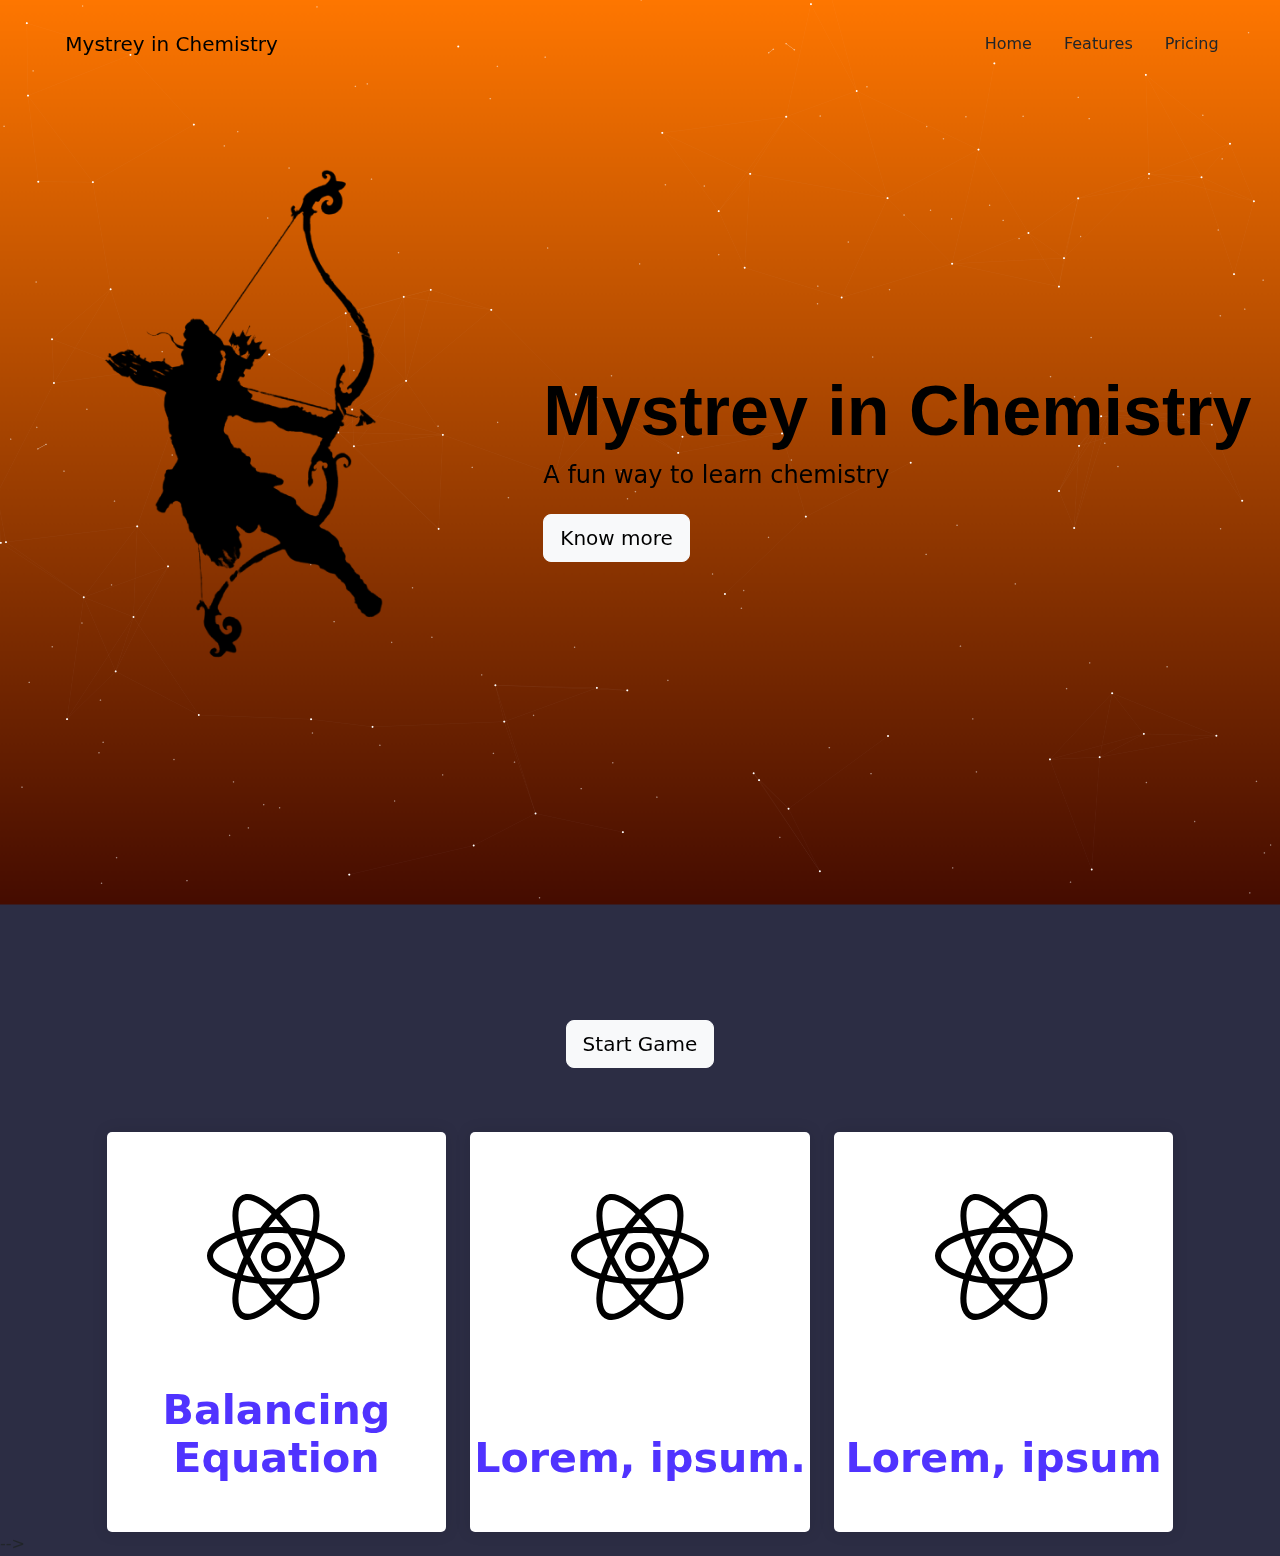
<file: index.html>
<!DOCTYPE html>
<html lang="en">

<head>
    <meta charset="UTF-8">
    <meta http-equiv="X-UA-Compatible" content="IE=edge">
    <meta name="viewport" content="width=device-width, initial-scale=1.0">
    <title>Document</title>
    <link rel="stylesheet" href="https://cdn.jsdelivr.net/npm/bootstrap@5.2.0/dist/css/bootstrap.min.css">
    <link rel="stylesheet" href="./style.css">
    <link href="http://fonts.cdnfonts.com/css/samarkan" rel="stylesheet">
                
</head>

<body>

    <div class="BG">
        <div id="particles-background" class="vertical-centered-box"></div>
        <div id="particles-foreground" class="vertical-centered-box"></div>
        <nav class="col-11 ms-auto me-auto navbar navbar-expand-lg navbar-dark mt-lg-3">
            <div class="container-fluid">
                <a class="navbar-brand text-black" href="#">Mystrey in Chemistry</a>
                <button class="navbar-toggler" type="button" data-bs-toggle="collapse" data-bs-target="#navbarNav"
                    aria-controls="navbarNav" aria-expanded="false" aria-label="Toggle navigation">
                    <span class="navbar-toggler-icon"></span>
                </button>
            </div>
            <div class="collapse navbar-collapse" id="navbarNav">
                <ul class="navbar-nav">
                    <li class="ms-lg-3 nav-item">
                        <a class="nav-link link-dark" aria-current="page" href="#">Home</a>
                    </li>
                    <li class="ms-lg-3 nav-item">
                        <a class="nav-link link-dark" href="#">Features</a>
                    </li>
                    <li class="ms-lg-3 nav-item">
                        <a class="nav-link link-dark" href="#">Pricing</a>
                    </li>
                </ul>
            </div>
        </nav>

        <div class="Hero">
            <div class="row">
                <div class="col-md-5 text-center">
                    <img src="./Untitled design-11.svg" class="w-100 ms-auto text-center me-auto" alt="" srcset="">
                </div>

                <div class="col-md-7 introText text-black text-center text-md-start">
                    <h1 class="fw-bold">Mystrey in Chemistry</h1>
                    <h4>A fun way to learn chemistry</h4>
                    <a href="#" class="btn btn-light btn-lg mt-3">Know more</a>

                </div>

            </div>
        </div>




        <div class="Page"> </div>

        <div class="Dashboard text-center ms-auto me-auto">
            <a href="#" class="btn btn-light btn-lg mt-5 mb-5">Start Game</a>
        </div>

        <div id="services" class="col-11 col-lg-10 ms-auto me-auto">
            <div class="Services">
                <div class="row">

                    <div class="col-md-4 mt-3">
                        <div class="card">
                            <div class="content">
                                <div class="front">
                                    <div class="Svg">
                                        <svg fill="#000000" xmlns="http://www.w3.org/2000/svg" viewBox="0 0 50 50"
                                            width="150px" height="150px">
                                            <path
                                                d="M 34.554688 3.984375 C 33.775003 3.9581582 32.958884 4.0940926 32.140625 4.359375 C 30.504109 4.889941 28.789203 5.9238848 27.029297 7.3554688 C 26.339589 7.9165071 25.643623 8.5578288 24.945312 9.2382812 C 24.262398 8.5751039 23.580733 7.9490442 22.90625 7.4003906 C 21.147758 5.9699557 19.4375 4.9375672 17.804688 4.4082031 C 16.171878 3.8788386 14.547223 3.8624356 13.212891 4.6328125 C 11.878558 5.4031893 11.080619 6.8173558 10.722656 8.4960938 C 10.364693 10.174832 10.402173 12.173992 10.761719 14.412109 C 10.886606 15.189511 11.066671 16.005078 11.269531 16.835938 C 10.507095 17.067004 9.7666767 17.309955 9.0800781 17.578125 C 7.0079817 18.387438 5.2934468 19.355663 4.0449219 20.507812 C 2.7963969 21.659962 1.9902344 23.058304 1.9902344 24.59375 C 1.9902344 26.129196 2.7963969 27.525585 4.0449219 28.677734 C 5.2934468 29.829884 7.0079817 30.800062 9.0800781 31.609375 C 9.8142516 31.896126 10.609118 32.154326 11.429688 32.398438 C 11.134531 33.501278 10.895394 34.571467 10.732422 35.585938 C 10.372587 37.825853 10.334588 39.825265 10.693359 41.507812 C 11.052134 43.19036 11.850478 44.612534 13.191406 45.386719 C 14.532336 46.160905 16.164264 46.141894 17.800781 45.611328 C 19.437297 45.080762 21.15025 44.048772 22.910156 42.617188 C 23.593512 42.061316 24.284757 41.427206 24.976562 40.753906 C 25.671663 41.430886 26.366333 42.068604 27.052734 42.626953 C 28.811227 44.057387 30.523438 45.089776 32.15625 45.619141 C 33.789061 46.148505 35.411762 46.164908 36.746094 45.394531 C 38.080426 44.624154 38.878366 43.209988 39.236328 41.53125 C 39.59429 39.852512 39.554857 37.85335 39.195312 35.615234 C 39.031899 34.598012 38.792614 33.526227 38.496094 32.419922 C 39.343769 32.169866 40.163744 31.904721 40.919922 31.609375 C 42.992018 30.800062 44.706553 29.829884 45.955078 28.677734 C 47.203603 27.525585 48.009766 26.129196 48.009766 24.59375 C 48.009766 23.058304 47.203603 21.659963 45.955078 20.507812 C 44.706553 19.355663 42.992018 18.387438 40.919922 17.578125 C 40.22347 17.306107 39.471688 17.059992 38.697266 16.826172 C 38.901775 15.990221 39.083345 15.168805 39.208984 14.386719 C 39.568819 12.146804 39.606825 10.145439 39.248047 8.4628906 C 38.889279 6.7803434 38.088976 5.3601244 36.748047 4.5859375 C 36.077582 4.1988452 35.334372 4.0105918 34.554688 3.984375 z M 34.462891 6.0195312 C 34.952154 6.03291 35.369535 6.1493386 35.726562 6.3554688 C 36.440618 6.7677287 36.968419 7.5700924 37.25 8.890625 C 37.531581 10.211156 37.521848 11.99533 37.189453 14.064453 C 37.075647 14.772878 36.910402 15.52369 36.722656 16.292969 C 34.677708 15.800829 32.436969 15.435424 30.048828 15.220703 C 28.849094 13.558465 27.615953 12.046374 26.373047 10.703125 C 27.030182 10.061662 27.683063 9.4617259 28.320312 8.9433594 C 29.946026 7.6209332 31.485126 6.7210962 32.769531 6.3046875 C 33.411734 6.0964824 33.973627 6.0061525 34.462891 6.0195312 z M 15.486328 6.0253906 C 15.978419 6.0116533 16.541491 6.1017415 17.185547 6.3105469 C 18.473657 6.7281576 20.015451 7.6275969 21.642578 8.9511719 C 22.266889 9.4590141 22.905452 10.045872 23.548828 10.671875 C 22.296955 12.025781 21.055175 13.553705 19.847656 15.230469 C 17.468002 15.449155 15.235261 15.818024 13.199219 16.3125 C 13.012686 15.546898 12.84964 14.799095 12.736328 14.09375 C 12.403642 12.02283 12.39534 10.236451 12.677734 8.9121094 C 12.960128 7.5877677 13.492238 6.7813032 14.212891 6.3652344 C 14.573216 6.1572002 14.994237 6.0391279 15.486328 6.0253906 z M 24.976562 12.142578 C 25.791064 13.028975 26.606064 13.9993 27.414062 15.042969 C 26.620033 15.009861 25.816288 14.990234 25 14.990234 C 24.167457 14.990234 23.34841 15.010498 22.539062 15.044922 C 23.347352 14.000306 24.16175 13.029737 24.976562 12.142578 z M 25 17.009766 C 26.359894 17.009766 27.685348 17.065647 28.974609 17.160156 C 29.86173 18.434311 30.728648 19.786055 31.554688 21.216797 C 32.280504 22.473948 32.937328 23.729163 33.535156 24.96875 C 32.931017 26.224782 32.263184 27.496972 31.527344 28.771484 C 30.879609 29.893393 30.20319 30.958949 29.515625 31.986328 C 28.059313 32.10805 26.550303 32.175781 25 32.175781 C 23.412375 32.175781 21.869462 32.104031 20.380859 31.976562 C 19.704742 30.963955 19.039735 29.912587 18.402344 28.808594 C 17.668186 27.536996 17.003577 26.269079 16.400391 25.015625 C 17.006106 23.755092 17.673701 22.47818 18.412109 21.199219 C 19.233818 19.775977 20.098207 18.432055 20.980469 17.164062 C 22.283609 17.067424 23.62445 17.009766 25 17.009766 z M 31.550781 17.410156 C 33.198531 17.615819 34.745652 17.90154 36.185547 18.244141 C 35.758129 19.645287 35.231654 21.108808 34.59375 22.619141 C 34.179567 21.820719 33.750599 21.019585 33.287109 20.216797 C 32.725727 19.244455 32.142026 18.315962 31.550781 17.410156 z M 18.34375 17.425781 C 17.764654 18.315097 17.194836 19.224578 16.644531 20.177734 C 16.175094 20.990823 15.737221 21.802736 15.318359 22.611328 C 14.68596 21.110075 14.162654 19.654877 13.738281 18.261719 C 15.168002 17.918363 16.706766 17.633813 18.34375 17.425781 z M 38.164062 18.775391 C 38.872944 18.989877 39.557566 19.21371 40.185547 19.458984 C 42.0957 20.205046 43.60665 21.088493 44.585938 21.992188 C 45.565224 22.895882 45.990234 23.757696 45.990234 24.59375 C 45.990234 25.429804 45.565225 26.291619 44.585938 27.195312 C 43.60665 28.099007 42.0957 28.982454 40.185547 29.728516 C 39.487698 30.001079 38.72096 30.248243 37.923828 30.482422 C 37.355199 28.723643 36.629408 26.888772 35.765625 25.015625 C 36.758785 22.865083 37.561088 20.768289 38.164062 18.775391 z M 11.802734 18.785156 C 12.398795 20.758095 13.190852 22.834207 14.169922 24.962891 C 13.30047 26.846955 12.571087 28.692254 12 30.460938 C 11.23096 30.232919 10.490212 29.992451 9.8144531 29.728516 C 7.9042995 28.982454 6.39335 28.099007 5.4140625 27.195312 C 4.434775 26.291618 4.0097656 25.429804 4.0097656 24.59375 C 4.0097656 23.757696 4.434775 22.895882 5.4140625 21.992188 C 6.39335 21.088493 7.9042995 20.205046 9.8144531 19.458984 C 10.432774 19.217483 11.105915 18.996837 11.802734 18.785156 z M 25 20 C 22.250421 20 20 22.250421 20 25 C 20 27.749579 22.250421 30 25 30 C 27.749579 30 30 27.749579 30 25 C 30 22.250421 27.749579 20 25 20 z M 25 22 C 26.668699 22 28 23.331301 28 25 C 28 26.668699 26.668699 28 25 28 C 23.331301 28 22 26.668699 22 25 C 22 23.331301 23.331301 22 25 22 z M 34.619141 27.363281 C 35.143596 28.604493 35.599462 29.819048 35.982422 30.990234 C 34.779808 31.269089 33.499292 31.504052 32.152344 31.689453 C 32.540071 31.070779 32.922982 30.44057 33.296875 29.792969 C 33.765554 28.981192 34.200846 28.17048 34.619141 27.363281 z M 15.341797 27.365234 C 15.762305 28.177437 16.200272 28.991753 16.671875 29.808594 C 17.041066 30.448052 17.418053 31.072363 17.800781 31.683594 C 16.457817 31.497372 15.181231 31.261605 13.982422 30.982422 C 14.363652 29.81481 14.819744 28.602796 15.341797 27.365234 z M 13.40625 32.923828 C 15.216074 33.352568 17.177716 33.681912 19.257812 33.896484 C 20.646655 35.905245 22.092677 37.70929 23.548828 39.287109 C 22.897813 39.921859 22.252566 40.517583 21.621094 41.03125 C 19.99538 42.353677 18.454326 43.251559 17.169922 43.667969 C 15.885516 44.084378 14.926946 44.029446 14.212891 43.617188 C 13.498835 43.204927 12.972987 42.402563 12.691406 41.082031 C 12.409825 39.761499 12.417606 37.979279 12.75 35.910156 C 12.900793 34.971492 13.12615 33.966374 13.40625 32.923828 z M 36.560547 32.931641 C 36.842786 33.979991 37.069087 34.989811 37.220703 35.933594 C 37.553389 38.004513 37.56169 39.788939 37.279297 41.113281 C 36.996903 42.437623 36.466746 43.24604 35.746094 43.662109 C 35.025442 44.078178 34.059594 44.13441 32.771484 43.716797 C 31.483374 43.299186 29.941578 42.397794 28.314453 41.074219 C 27.678439 40.556858 27.028726 39.958258 26.373047 39.318359 C 27.838664 37.73459 29.295467 35.920758 30.693359 33.900391 C 32.778701 33.687251 34.745791 33.359875 36.560547 32.931641 z M 21.867188 34.101562 C 22.893951 34.157518 23.934244 34.195312 25 34.195312 C 26.030504 34.195312 27.037063 34.159787 28.03125 34.107422 C 27.014961 35.478593 25.979034 36.725149 24.947266 37.847656 C 23.916125 36.722751 22.882145 35.473968 21.867188 34.101562 z" />
                                        </svg>

                                    </div>
                                    <div class="card-title">
                                        Balancing Equation
                                    </div>
                                </div>
                                <div class="back">
                                    <p>Lorem ipsum dolor sit amet consectetur, adipisicing elit. Blanditiis itaque ut,
                                        illum nobis tempore laudantium, aliquid hic voluptatibus quae cumque amet magni
                                        quos facilis expedita quas optio laborum quod ducimus similique mollitia
                                        architecto error obcaecati officia. Quaerat, culpa distinctio iste molestias
                                        minima ut, error obcaecati perferendis iusto libero repellendus odit
                                        exercitationem, eveniet voluptatem soluta perspiciatis voluptatum ea asperiores!
                                        Enim, veniam!</p>


                                    <div>
                                        <a href="#contact" class="Button btn btn-primary">Read more.</a>
                                    </div>
                                </div>
                            </div>
                        </div>
                    </div>
                    <div class="col-md-4 mt-3">
                        <div class="card">
                            <div class="content">
                                <div class="front">
                                    <div class="Svg">
                                        <svg fill="#000000" xmlns="http://www.w3.org/2000/svg" viewBox="0 0 50 50"
                                            width="150px" height="150px">
                                            <path
                                                d="M 34.554688 3.984375 C 33.775003 3.9581582 32.958884 4.0940926 32.140625 4.359375 C 30.504109 4.889941 28.789203 5.9238848 27.029297 7.3554688 C 26.339589 7.9165071 25.643623 8.5578288 24.945312 9.2382812 C 24.262398 8.5751039 23.580733 7.9490442 22.90625 7.4003906 C 21.147758 5.9699557 19.4375 4.9375672 17.804688 4.4082031 C 16.171878 3.8788386 14.547223 3.8624356 13.212891 4.6328125 C 11.878558 5.4031893 11.080619 6.8173558 10.722656 8.4960938 C 10.364693 10.174832 10.402173 12.173992 10.761719 14.412109 C 10.886606 15.189511 11.066671 16.005078 11.269531 16.835938 C 10.507095 17.067004 9.7666767 17.309955 9.0800781 17.578125 C 7.0079817 18.387438 5.2934468 19.355663 4.0449219 20.507812 C 2.7963969 21.659962 1.9902344 23.058304 1.9902344 24.59375 C 1.9902344 26.129196 2.7963969 27.525585 4.0449219 28.677734 C 5.2934468 29.829884 7.0079817 30.800062 9.0800781 31.609375 C 9.8142516 31.896126 10.609118 32.154326 11.429688 32.398438 C 11.134531 33.501278 10.895394 34.571467 10.732422 35.585938 C 10.372587 37.825853 10.334588 39.825265 10.693359 41.507812 C 11.052134 43.19036 11.850478 44.612534 13.191406 45.386719 C 14.532336 46.160905 16.164264 46.141894 17.800781 45.611328 C 19.437297 45.080762 21.15025 44.048772 22.910156 42.617188 C 23.593512 42.061316 24.284757 41.427206 24.976562 40.753906 C 25.671663 41.430886 26.366333 42.068604 27.052734 42.626953 C 28.811227 44.057387 30.523438 45.089776 32.15625 45.619141 C 33.789061 46.148505 35.411762 46.164908 36.746094 45.394531 C 38.080426 44.624154 38.878366 43.209988 39.236328 41.53125 C 39.59429 39.852512 39.554857 37.85335 39.195312 35.615234 C 39.031899 34.598012 38.792614 33.526227 38.496094 32.419922 C 39.343769 32.169866 40.163744 31.904721 40.919922 31.609375 C 42.992018 30.800062 44.706553 29.829884 45.955078 28.677734 C 47.203603 27.525585 48.009766 26.129196 48.009766 24.59375 C 48.009766 23.058304 47.203603 21.659963 45.955078 20.507812 C 44.706553 19.355663 42.992018 18.387438 40.919922 17.578125 C 40.22347 17.306107 39.471688 17.059992 38.697266 16.826172 C 38.901775 15.990221 39.083345 15.168805 39.208984 14.386719 C 39.568819 12.146804 39.606825 10.145439 39.248047 8.4628906 C 38.889279 6.7803434 38.088976 5.3601244 36.748047 4.5859375 C 36.077582 4.1988452 35.334372 4.0105918 34.554688 3.984375 z M 34.462891 6.0195312 C 34.952154 6.03291 35.369535 6.1493386 35.726562 6.3554688 C 36.440618 6.7677287 36.968419 7.5700924 37.25 8.890625 C 37.531581 10.211156 37.521848 11.99533 37.189453 14.064453 C 37.075647 14.772878 36.910402 15.52369 36.722656 16.292969 C 34.677708 15.800829 32.436969 15.435424 30.048828 15.220703 C 28.849094 13.558465 27.615953 12.046374 26.373047 10.703125 C 27.030182 10.061662 27.683063 9.4617259 28.320312 8.9433594 C 29.946026 7.6209332 31.485126 6.7210962 32.769531 6.3046875 C 33.411734 6.0964824 33.973627 6.0061525 34.462891 6.0195312 z M 15.486328 6.0253906 C 15.978419 6.0116533 16.541491 6.1017415 17.185547 6.3105469 C 18.473657 6.7281576 20.015451 7.6275969 21.642578 8.9511719 C 22.266889 9.4590141 22.905452 10.045872 23.548828 10.671875 C 22.296955 12.025781 21.055175 13.553705 19.847656 15.230469 C 17.468002 15.449155 15.235261 15.818024 13.199219 16.3125 C 13.012686 15.546898 12.84964 14.799095 12.736328 14.09375 C 12.403642 12.02283 12.39534 10.236451 12.677734 8.9121094 C 12.960128 7.5877677 13.492238 6.7813032 14.212891 6.3652344 C 14.573216 6.1572002 14.994237 6.0391279 15.486328 6.0253906 z M 24.976562 12.142578 C 25.791064 13.028975 26.606064 13.9993 27.414062 15.042969 C 26.620033 15.009861 25.816288 14.990234 25 14.990234 C 24.167457 14.990234 23.34841 15.010498 22.539062 15.044922 C 23.347352 14.000306 24.16175 13.029737 24.976562 12.142578 z M 25 17.009766 C 26.359894 17.009766 27.685348 17.065647 28.974609 17.160156 C 29.86173 18.434311 30.728648 19.786055 31.554688 21.216797 C 32.280504 22.473948 32.937328 23.729163 33.535156 24.96875 C 32.931017 26.224782 32.263184 27.496972 31.527344 28.771484 C 30.879609 29.893393 30.20319 30.958949 29.515625 31.986328 C 28.059313 32.10805 26.550303 32.175781 25 32.175781 C 23.412375 32.175781 21.869462 32.104031 20.380859 31.976562 C 19.704742 30.963955 19.039735 29.912587 18.402344 28.808594 C 17.668186 27.536996 17.003577 26.269079 16.400391 25.015625 C 17.006106 23.755092 17.673701 22.47818 18.412109 21.199219 C 19.233818 19.775977 20.098207 18.432055 20.980469 17.164062 C 22.283609 17.067424 23.62445 17.009766 25 17.009766 z M 31.550781 17.410156 C 33.198531 17.615819 34.745652 17.90154 36.185547 18.244141 C 35.758129 19.645287 35.231654 21.108808 34.59375 22.619141 C 34.179567 21.820719 33.750599 21.019585 33.287109 20.216797 C 32.725727 19.244455 32.142026 18.315962 31.550781 17.410156 z M 18.34375 17.425781 C 17.764654 18.315097 17.194836 19.224578 16.644531 20.177734 C 16.175094 20.990823 15.737221 21.802736 15.318359 22.611328 C 14.68596 21.110075 14.162654 19.654877 13.738281 18.261719 C 15.168002 17.918363 16.706766 17.633813 18.34375 17.425781 z M 38.164062 18.775391 C 38.872944 18.989877 39.557566 19.21371 40.185547 19.458984 C 42.0957 20.205046 43.60665 21.088493 44.585938 21.992188 C 45.565224 22.895882 45.990234 23.757696 45.990234 24.59375 C 45.990234 25.429804 45.565225 26.291619 44.585938 27.195312 C 43.60665 28.099007 42.0957 28.982454 40.185547 29.728516 C 39.487698 30.001079 38.72096 30.248243 37.923828 30.482422 C 37.355199 28.723643 36.629408 26.888772 35.765625 25.015625 C 36.758785 22.865083 37.561088 20.768289 38.164062 18.775391 z M 11.802734 18.785156 C 12.398795 20.758095 13.190852 22.834207 14.169922 24.962891 C 13.30047 26.846955 12.571087 28.692254 12 30.460938 C 11.23096 30.232919 10.490212 29.992451 9.8144531 29.728516 C 7.9042995 28.982454 6.39335 28.099007 5.4140625 27.195312 C 4.434775 26.291618 4.0097656 25.429804 4.0097656 24.59375 C 4.0097656 23.757696 4.434775 22.895882 5.4140625 21.992188 C 6.39335 21.088493 7.9042995 20.205046 9.8144531 19.458984 C 10.432774 19.217483 11.105915 18.996837 11.802734 18.785156 z M 25 20 C 22.250421 20 20 22.250421 20 25 C 20 27.749579 22.250421 30 25 30 C 27.749579 30 30 27.749579 30 25 C 30 22.250421 27.749579 20 25 20 z M 25 22 C 26.668699 22 28 23.331301 28 25 C 28 26.668699 26.668699 28 25 28 C 23.331301 28 22 26.668699 22 25 C 22 23.331301 23.331301 22 25 22 z M 34.619141 27.363281 C 35.143596 28.604493 35.599462 29.819048 35.982422 30.990234 C 34.779808 31.269089 33.499292 31.504052 32.152344 31.689453 C 32.540071 31.070779 32.922982 30.44057 33.296875 29.792969 C 33.765554 28.981192 34.200846 28.17048 34.619141 27.363281 z M 15.341797 27.365234 C 15.762305 28.177437 16.200272 28.991753 16.671875 29.808594 C 17.041066 30.448052 17.418053 31.072363 17.800781 31.683594 C 16.457817 31.497372 15.181231 31.261605 13.982422 30.982422 C 14.363652 29.81481 14.819744 28.602796 15.341797 27.365234 z M 13.40625 32.923828 C 15.216074 33.352568 17.177716 33.681912 19.257812 33.896484 C 20.646655 35.905245 22.092677 37.70929 23.548828 39.287109 C 22.897813 39.921859 22.252566 40.517583 21.621094 41.03125 C 19.99538 42.353677 18.454326 43.251559 17.169922 43.667969 C 15.885516 44.084378 14.926946 44.029446 14.212891 43.617188 C 13.498835 43.204927 12.972987 42.402563 12.691406 41.082031 C 12.409825 39.761499 12.417606 37.979279 12.75 35.910156 C 12.900793 34.971492 13.12615 33.966374 13.40625 32.923828 z M 36.560547 32.931641 C 36.842786 33.979991 37.069087 34.989811 37.220703 35.933594 C 37.553389 38.004513 37.56169 39.788939 37.279297 41.113281 C 36.996903 42.437623 36.466746 43.24604 35.746094 43.662109 C 35.025442 44.078178 34.059594 44.13441 32.771484 43.716797 C 31.483374 43.299186 29.941578 42.397794 28.314453 41.074219 C 27.678439 40.556858 27.028726 39.958258 26.373047 39.318359 C 27.838664 37.73459 29.295467 35.920758 30.693359 33.900391 C 32.778701 33.687251 34.745791 33.359875 36.560547 32.931641 z M 21.867188 34.101562 C 22.893951 34.157518 23.934244 34.195312 25 34.195312 C 26.030504 34.195312 27.037063 34.159787 28.03125 34.107422 C 27.014961 35.478593 25.979034 36.725149 24.947266 37.847656 C 23.916125 36.722751 22.882145 35.473968 21.867188 34.101562 z" />
                                        </svg>

                                    </div>
                                    <div class="card-title">
                                        Lorem, ipsum.
                                    </div>
                                </div>
                                <div class="back">
                                    <p>Lorem ipsum dolor sit amet consectetur, adipisicing elit. Blanditiis itaque ut,
                                        illum nobis tempore laudantium, aliquid hic voluptatibus quae cumque amet magni
                                        quos facilis expedita quas optio laborum quod ducimus similique mollitia
                                        architecto error obcaecati officia. Quaerat, culpa distinctio iste molestias
                                        minima ut, error obcaecati perferendis iusto libero repellendus odit
                                        exercitationem, eveniet voluptatem soluta perspiciatis voluptatum ea asperiores!
                                        Enim, veniam!</p>


                                    <div>
                                        <a href="#contact" class="Button btn btn-primary">Read more.</a>
                                    </div>
                                </div>
                            </div>
                        </div>
                    </div>
                    <div class="col-md-4 mt-3">
                        <div class="card">
                            <div class="content">
                                <div class="front">
                                    <div class="Svg">
                                        <svg fill="#000000" xmlns="http://www.w3.org/2000/svg" viewBox="0 0 50 50"
                                            width="150px" height="150px">
                                            <path
                                                d="M 34.554688 3.984375 C 33.775003 3.9581582 32.958884 4.0940926 32.140625 4.359375 C 30.504109 4.889941 28.789203 5.9238848 27.029297 7.3554688 C 26.339589 7.9165071 25.643623 8.5578288 24.945312 9.2382812 C 24.262398 8.5751039 23.580733 7.9490442 22.90625 7.4003906 C 21.147758 5.9699557 19.4375 4.9375672 17.804688 4.4082031 C 16.171878 3.8788386 14.547223 3.8624356 13.212891 4.6328125 C 11.878558 5.4031893 11.080619 6.8173558 10.722656 8.4960938 C 10.364693 10.174832 10.402173 12.173992 10.761719 14.412109 C 10.886606 15.189511 11.066671 16.005078 11.269531 16.835938 C 10.507095 17.067004 9.7666767 17.309955 9.0800781 17.578125 C 7.0079817 18.387438 5.2934468 19.355663 4.0449219 20.507812 C 2.7963969 21.659962 1.9902344 23.058304 1.9902344 24.59375 C 1.9902344 26.129196 2.7963969 27.525585 4.0449219 28.677734 C 5.2934468 29.829884 7.0079817 30.800062 9.0800781 31.609375 C 9.8142516 31.896126 10.609118 32.154326 11.429688 32.398438 C 11.134531 33.501278 10.895394 34.571467 10.732422 35.585938 C 10.372587 37.825853 10.334588 39.825265 10.693359 41.507812 C 11.052134 43.19036 11.850478 44.612534 13.191406 45.386719 C 14.532336 46.160905 16.164264 46.141894 17.800781 45.611328 C 19.437297 45.080762 21.15025 44.048772 22.910156 42.617188 C 23.593512 42.061316 24.284757 41.427206 24.976562 40.753906 C 25.671663 41.430886 26.366333 42.068604 27.052734 42.626953 C 28.811227 44.057387 30.523438 45.089776 32.15625 45.619141 C 33.789061 46.148505 35.411762 46.164908 36.746094 45.394531 C 38.080426 44.624154 38.878366 43.209988 39.236328 41.53125 C 39.59429 39.852512 39.554857 37.85335 39.195312 35.615234 C 39.031899 34.598012 38.792614 33.526227 38.496094 32.419922 C 39.343769 32.169866 40.163744 31.904721 40.919922 31.609375 C 42.992018 30.800062 44.706553 29.829884 45.955078 28.677734 C 47.203603 27.525585 48.009766 26.129196 48.009766 24.59375 C 48.009766 23.058304 47.203603 21.659963 45.955078 20.507812 C 44.706553 19.355663 42.992018 18.387438 40.919922 17.578125 C 40.22347 17.306107 39.471688 17.059992 38.697266 16.826172 C 38.901775 15.990221 39.083345 15.168805 39.208984 14.386719 C 39.568819 12.146804 39.606825 10.145439 39.248047 8.4628906 C 38.889279 6.7803434 38.088976 5.3601244 36.748047 4.5859375 C 36.077582 4.1988452 35.334372 4.0105918 34.554688 3.984375 z M 34.462891 6.0195312 C 34.952154 6.03291 35.369535 6.1493386 35.726562 6.3554688 C 36.440618 6.7677287 36.968419 7.5700924 37.25 8.890625 C 37.531581 10.211156 37.521848 11.99533 37.189453 14.064453 C 37.075647 14.772878 36.910402 15.52369 36.722656 16.292969 C 34.677708 15.800829 32.436969 15.435424 30.048828 15.220703 C 28.849094 13.558465 27.615953 12.046374 26.373047 10.703125 C 27.030182 10.061662 27.683063 9.4617259 28.320312 8.9433594 C 29.946026 7.6209332 31.485126 6.7210962 32.769531 6.3046875 C 33.411734 6.0964824 33.973627 6.0061525 34.462891 6.0195312 z M 15.486328 6.0253906 C 15.978419 6.0116533 16.541491 6.1017415 17.185547 6.3105469 C 18.473657 6.7281576 20.015451 7.6275969 21.642578 8.9511719 C 22.266889 9.4590141 22.905452 10.045872 23.548828 10.671875 C 22.296955 12.025781 21.055175 13.553705 19.847656 15.230469 C 17.468002 15.449155 15.235261 15.818024 13.199219 16.3125 C 13.012686 15.546898 12.84964 14.799095 12.736328 14.09375 C 12.403642 12.02283 12.39534 10.236451 12.677734 8.9121094 C 12.960128 7.5877677 13.492238 6.7813032 14.212891 6.3652344 C 14.573216 6.1572002 14.994237 6.0391279 15.486328 6.0253906 z M 24.976562 12.142578 C 25.791064 13.028975 26.606064 13.9993 27.414062 15.042969 C 26.620033 15.009861 25.816288 14.990234 25 14.990234 C 24.167457 14.990234 23.34841 15.010498 22.539062 15.044922 C 23.347352 14.000306 24.16175 13.029737 24.976562 12.142578 z M 25 17.009766 C 26.359894 17.009766 27.685348 17.065647 28.974609 17.160156 C 29.86173 18.434311 30.728648 19.786055 31.554688 21.216797 C 32.280504 22.473948 32.937328 23.729163 33.535156 24.96875 C 32.931017 26.224782 32.263184 27.496972 31.527344 28.771484 C 30.879609 29.893393 30.20319 30.958949 29.515625 31.986328 C 28.059313 32.10805 26.550303 32.175781 25 32.175781 C 23.412375 32.175781 21.869462 32.104031 20.380859 31.976562 C 19.704742 30.963955 19.039735 29.912587 18.402344 28.808594 C 17.668186 27.536996 17.003577 26.269079 16.400391 25.015625 C 17.006106 23.755092 17.673701 22.47818 18.412109 21.199219 C 19.233818 19.775977 20.098207 18.432055 20.980469 17.164062 C 22.283609 17.067424 23.62445 17.009766 25 17.009766 z M 31.550781 17.410156 C 33.198531 17.615819 34.745652 17.90154 36.185547 18.244141 C 35.758129 19.645287 35.231654 21.108808 34.59375 22.619141 C 34.179567 21.820719 33.750599 21.019585 33.287109 20.216797 C 32.725727 19.244455 32.142026 18.315962 31.550781 17.410156 z M 18.34375 17.425781 C 17.764654 18.315097 17.194836 19.224578 16.644531 20.177734 C 16.175094 20.990823 15.737221 21.802736 15.318359 22.611328 C 14.68596 21.110075 14.162654 19.654877 13.738281 18.261719 C 15.168002 17.918363 16.706766 17.633813 18.34375 17.425781 z M 38.164062 18.775391 C 38.872944 18.989877 39.557566 19.21371 40.185547 19.458984 C 42.0957 20.205046 43.60665 21.088493 44.585938 21.992188 C 45.565224 22.895882 45.990234 23.757696 45.990234 24.59375 C 45.990234 25.429804 45.565225 26.291619 44.585938 27.195312 C 43.60665 28.099007 42.0957 28.982454 40.185547 29.728516 C 39.487698 30.001079 38.72096 30.248243 37.923828 30.482422 C 37.355199 28.723643 36.629408 26.888772 35.765625 25.015625 C 36.758785 22.865083 37.561088 20.768289 38.164062 18.775391 z M 11.802734 18.785156 C 12.398795 20.758095 13.190852 22.834207 14.169922 24.962891 C 13.30047 26.846955 12.571087 28.692254 12 30.460938 C 11.23096 30.232919 10.490212 29.992451 9.8144531 29.728516 C 7.9042995 28.982454 6.39335 28.099007 5.4140625 27.195312 C 4.434775 26.291618 4.0097656 25.429804 4.0097656 24.59375 C 4.0097656 23.757696 4.434775 22.895882 5.4140625 21.992188 C 6.39335 21.088493 7.9042995 20.205046 9.8144531 19.458984 C 10.432774 19.217483 11.105915 18.996837 11.802734 18.785156 z M 25 20 C 22.250421 20 20 22.250421 20 25 C 20 27.749579 22.250421 30 25 30 C 27.749579 30 30 27.749579 30 25 C 30 22.250421 27.749579 20 25 20 z M 25 22 C 26.668699 22 28 23.331301 28 25 C 28 26.668699 26.668699 28 25 28 C 23.331301 28 22 26.668699 22 25 C 22 23.331301 23.331301 22 25 22 z M 34.619141 27.363281 C 35.143596 28.604493 35.599462 29.819048 35.982422 30.990234 C 34.779808 31.269089 33.499292 31.504052 32.152344 31.689453 C 32.540071 31.070779 32.922982 30.44057 33.296875 29.792969 C 33.765554 28.981192 34.200846 28.17048 34.619141 27.363281 z M 15.341797 27.365234 C 15.762305 28.177437 16.200272 28.991753 16.671875 29.808594 C 17.041066 30.448052 17.418053 31.072363 17.800781 31.683594 C 16.457817 31.497372 15.181231 31.261605 13.982422 30.982422 C 14.363652 29.81481 14.819744 28.602796 15.341797 27.365234 z M 13.40625 32.923828 C 15.216074 33.352568 17.177716 33.681912 19.257812 33.896484 C 20.646655 35.905245 22.092677 37.70929 23.548828 39.287109 C 22.897813 39.921859 22.252566 40.517583 21.621094 41.03125 C 19.99538 42.353677 18.454326 43.251559 17.169922 43.667969 C 15.885516 44.084378 14.926946 44.029446 14.212891 43.617188 C 13.498835 43.204927 12.972987 42.402563 12.691406 41.082031 C 12.409825 39.761499 12.417606 37.979279 12.75 35.910156 C 12.900793 34.971492 13.12615 33.966374 13.40625 32.923828 z M 36.560547 32.931641 C 36.842786 33.979991 37.069087 34.989811 37.220703 35.933594 C 37.553389 38.004513 37.56169 39.788939 37.279297 41.113281 C 36.996903 42.437623 36.466746 43.24604 35.746094 43.662109 C 35.025442 44.078178 34.059594 44.13441 32.771484 43.716797 C 31.483374 43.299186 29.941578 42.397794 28.314453 41.074219 C 27.678439 40.556858 27.028726 39.958258 26.373047 39.318359 C 27.838664 37.73459 29.295467 35.920758 30.693359 33.900391 C 32.778701 33.687251 34.745791 33.359875 36.560547 32.931641 z M 21.867188 34.101562 C 22.893951 34.157518 23.934244 34.195312 25 34.195312 C 26.030504 34.195312 27.037063 34.159787 28.03125 34.107422 C 27.014961 35.478593 25.979034 36.725149 24.947266 37.847656 C 23.916125 36.722751 22.882145 35.473968 21.867188 34.101562 z" />
                                        </svg>

                                    </div>
                                    <div class="card-title">
                                        Lorem, ipsum
                                    </div>
                                </div>
                                <div class="back">
                                    <p>Lorem ipsum dolor sit amet consectetur, adipisicing elit. Blanditiis itaque ut,
                                        illum nobis tempore laudantium, aliquid hic voluptatibus quae cumque amet magni
                                        quos facilis expedita quas optio laborum quod ducimus similique mollitia
                                        architecto error obcaecati officia. Quaerat, culpa distinctio iste molestias
                                        minima ut, error obcaecati perferendis iusto libero repellendus odit
                                        exercitationem, eveniet voluptatem soluta perspiciatis voluptatum ea asperiores!
                                        Enim, veniam!</p>


                                    <div>
                                        <a href="#contact" class="Button btn btn-primary">Read more.</a>
                                    </div>
                                </div>
                            </div>
                        </div>
                    </div>

                </div>
            </div>

        </div> -->
    </div>


</body>
<script src="./script.js"></script>
<script src="https://cdn.jsdelivr.net/npm/bootstrap@5.2.0/dist/js/bootstrap.bundle.min.js"
    integrity="sha384-A3rJD856KowSb7dwlZdYEkO39Gagi7vIsF0jrRAoQmDKKtQBHUuLZ9AsSv4jD4Xa"
    crossorigin="anonymous"></script>

</html>
</file>
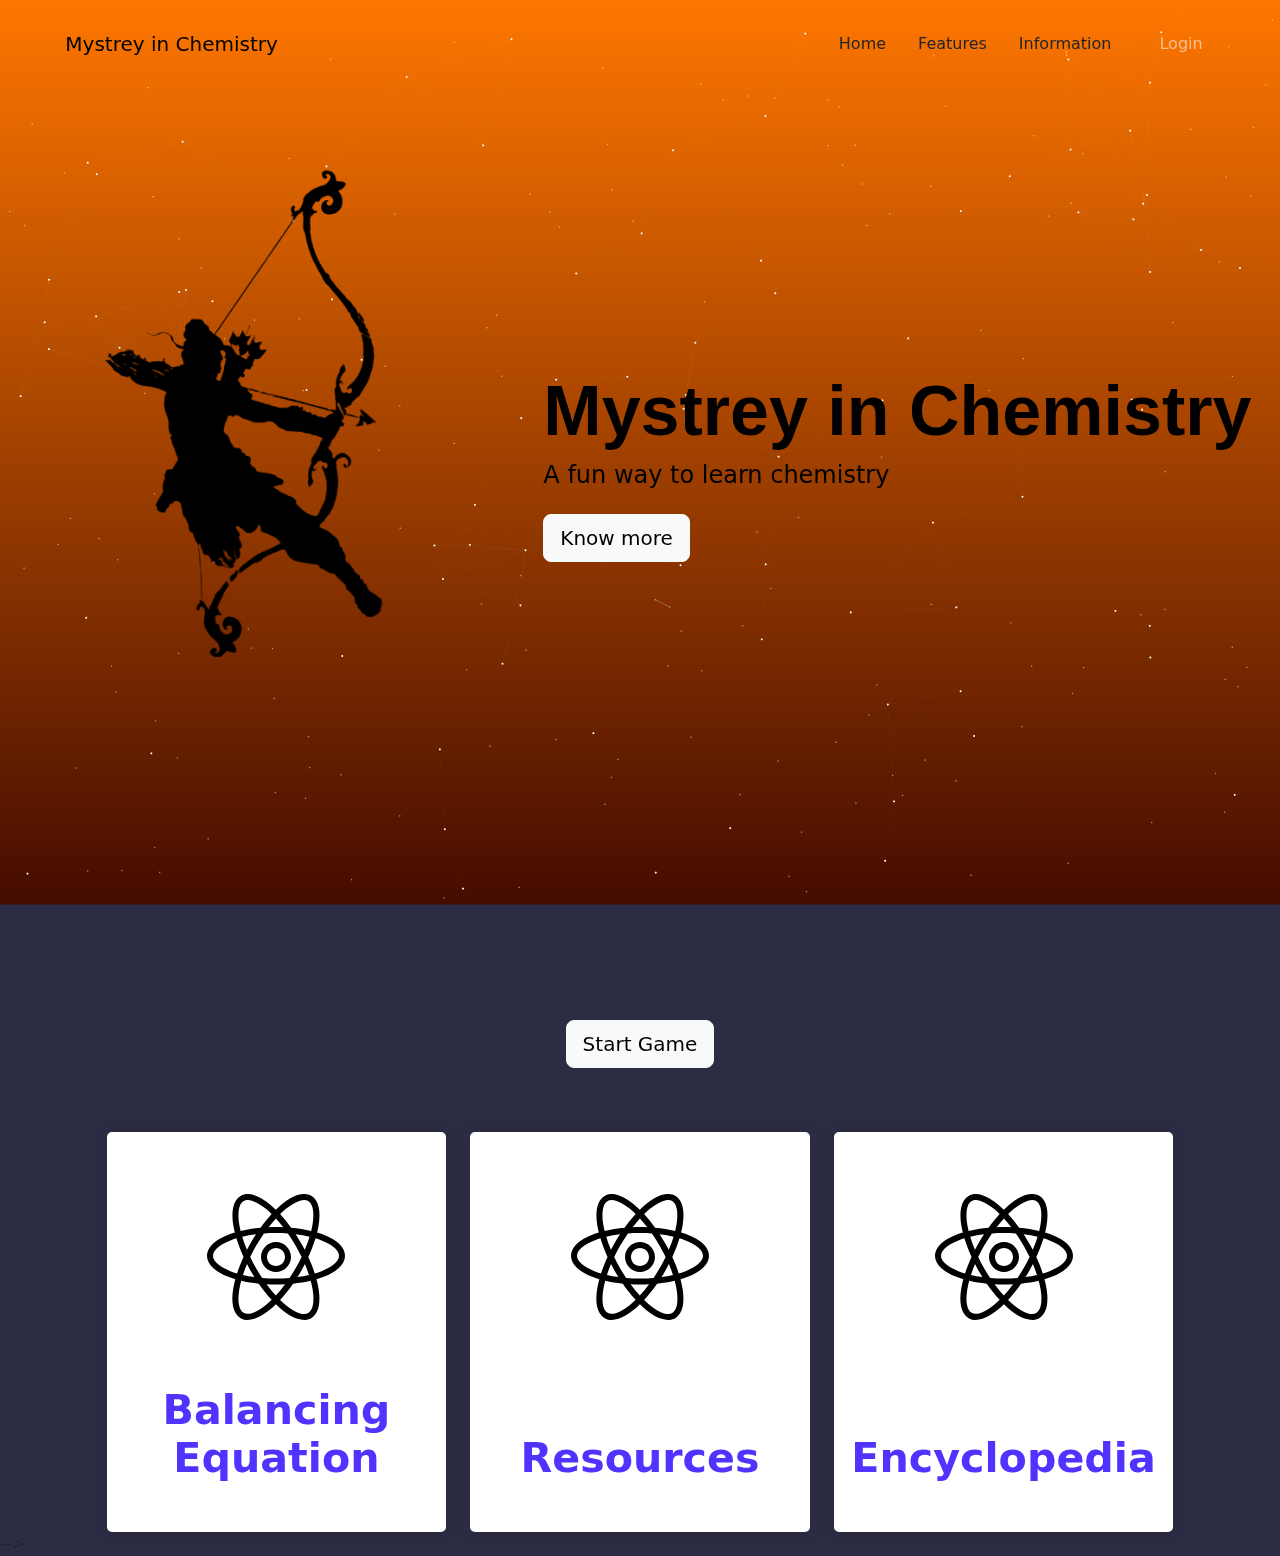
<file: ui/index.html>
<!DOCTYPE html>
<html lang="en">

<head>
    <meta charset="UTF-8">
    <meta http-equiv="X-UA-Compatible" content="IE=edge">
    <meta name="viewport" content="width=device-width, initial-scale=1.0">
    <title>Document</title>
    <link rel="stylesheet" href="https://cdn.jsdelivr.net/npm/bootstrap@5.2.0/dist/css/bootstrap.min.css">
    <link rel="stylesheet" href="./style.css">
    <link href="http://fonts.cdnfonts.com/css/samarkan" rel="stylesheet">
                
</head>

<body>

    <div class="BG">
        <div id="particles-background" class="vertical-centered-box"></div>
        <div id="particles-foreground" class="vertical-centered-box"></div>
        <nav class="col-11 ms-auto me-auto navbar navbar-expand-lg navbar-dark mt-lg-3">
            <div class="container-fluid">
                <a class="navbar-brand text-black" href="#">Mystrey in Chemistry</a>
                <button class="navbar-toggler" type="button" data-bs-toggle="collapse" data-bs-target="#navbarNav"
                    aria-controls="navbarNav" aria-expanded="false" aria-label="Toggle navigation">
                    <span class="navbar-toggler-icon"></span>
                </button>
            </div>
            <div class="collapse navbar-collapse" id="navbarNav">
                <ul class="navbar-nav">
                    <li class="ms-lg-3 nav-item">
                        <a class="nav-link link-dark" aria-current="page" href="#">Home</a>
                    </li>
                    <li class="ms-lg-3 nav-item">
                        <a class="nav-link link-dark" href="#">Features</a>
                    </li>
                    <li class="ms-lg-3 nav-item">
                        <a class="nav-link link-dark" href="#">Information</a>
                    </li>

                    <li class="ms-lg-3 nav-item">
                        <a class="nav-link btn btn-dark ps-4 pe-4" href="#">Login</a>
                    </li>
                </ul>
            </div>
        </nav>

        <div class="Hero">
            <div class="row">
                <div class="col-md-5 text-center">
                    <img src="./Untitled design-11.svg" class="w-100 ms-auto text-center me-auto" alt="" srcset="">
                </div>

                <div class="col-md-7 introText text-black text-center text-md-start">
                    <h1 class="fw-bold">Mystrey in Chemistry</h1>
                    <h4>A fun way to learn chemistry</h4>
                    <a href="#" class="btn btn-light btn-lg mt-3">Know more</a>

                </div>

            </div>
        </div>




        <div class="Page"> </div>

        <div class="Dashboard text-center ms-auto me-auto">
            <a href="#" class="btn btn-light btn-lg mt-5 mb-5">Start Game</a>
        </div>

        <div id="services" class="col-11 col-lg-10 ms-auto me-auto">
            <div class="Services">
                <div class="row">

                    <div class="col-md-4 mt-3">
                        <div class="card">
                            <div class="content">
                                <div class="front">
                                    <div class="Svg">
                                        <svg fill="#000000" xmlns="http://www.w3.org/2000/svg" viewBox="0 0 50 50"
                                            width="150px" height="150px">
                                            <path
                                                d="M 34.554688 3.984375 C 33.775003 3.9581582 32.958884 4.0940926 32.140625 4.359375 C 30.504109 4.889941 28.789203 5.9238848 27.029297 7.3554688 C 26.339589 7.9165071 25.643623 8.5578288 24.945312 9.2382812 C 24.262398 8.5751039 23.580733 7.9490442 22.90625 7.4003906 C 21.147758 5.9699557 19.4375 4.9375672 17.804688 4.4082031 C 16.171878 3.8788386 14.547223 3.8624356 13.212891 4.6328125 C 11.878558 5.4031893 11.080619 6.8173558 10.722656 8.4960938 C 10.364693 10.174832 10.402173 12.173992 10.761719 14.412109 C 10.886606 15.189511 11.066671 16.005078 11.269531 16.835938 C 10.507095 17.067004 9.7666767 17.309955 9.0800781 17.578125 C 7.0079817 18.387438 5.2934468 19.355663 4.0449219 20.507812 C 2.7963969 21.659962 1.9902344 23.058304 1.9902344 24.59375 C 1.9902344 26.129196 2.7963969 27.525585 4.0449219 28.677734 C 5.2934468 29.829884 7.0079817 30.800062 9.0800781 31.609375 C 9.8142516 31.896126 10.609118 32.154326 11.429688 32.398438 C 11.134531 33.501278 10.895394 34.571467 10.732422 35.585938 C 10.372587 37.825853 10.334588 39.825265 10.693359 41.507812 C 11.052134 43.19036 11.850478 44.612534 13.191406 45.386719 C 14.532336 46.160905 16.164264 46.141894 17.800781 45.611328 C 19.437297 45.080762 21.15025 44.048772 22.910156 42.617188 C 23.593512 42.061316 24.284757 41.427206 24.976562 40.753906 C 25.671663 41.430886 26.366333 42.068604 27.052734 42.626953 C 28.811227 44.057387 30.523438 45.089776 32.15625 45.619141 C 33.789061 46.148505 35.411762 46.164908 36.746094 45.394531 C 38.080426 44.624154 38.878366 43.209988 39.236328 41.53125 C 39.59429 39.852512 39.554857 37.85335 39.195312 35.615234 C 39.031899 34.598012 38.792614 33.526227 38.496094 32.419922 C 39.343769 32.169866 40.163744 31.904721 40.919922 31.609375 C 42.992018 30.800062 44.706553 29.829884 45.955078 28.677734 C 47.203603 27.525585 48.009766 26.129196 48.009766 24.59375 C 48.009766 23.058304 47.203603 21.659963 45.955078 20.507812 C 44.706553 19.355663 42.992018 18.387438 40.919922 17.578125 C 40.22347 17.306107 39.471688 17.059992 38.697266 16.826172 C 38.901775 15.990221 39.083345 15.168805 39.208984 14.386719 C 39.568819 12.146804 39.606825 10.145439 39.248047 8.4628906 C 38.889279 6.7803434 38.088976 5.3601244 36.748047 4.5859375 C 36.077582 4.1988452 35.334372 4.0105918 34.554688 3.984375 z M 34.462891 6.0195312 C 34.952154 6.03291 35.369535 6.1493386 35.726562 6.3554688 C 36.440618 6.7677287 36.968419 7.5700924 37.25 8.890625 C 37.531581 10.211156 37.521848 11.99533 37.189453 14.064453 C 37.075647 14.772878 36.910402 15.52369 36.722656 16.292969 C 34.677708 15.800829 32.436969 15.435424 30.048828 15.220703 C 28.849094 13.558465 27.615953 12.046374 26.373047 10.703125 C 27.030182 10.061662 27.683063 9.4617259 28.320312 8.9433594 C 29.946026 7.6209332 31.485126 6.7210962 32.769531 6.3046875 C 33.411734 6.0964824 33.973627 6.0061525 34.462891 6.0195312 z M 15.486328 6.0253906 C 15.978419 6.0116533 16.541491 6.1017415 17.185547 6.3105469 C 18.473657 6.7281576 20.015451 7.6275969 21.642578 8.9511719 C 22.266889 9.4590141 22.905452 10.045872 23.548828 10.671875 C 22.296955 12.025781 21.055175 13.553705 19.847656 15.230469 C 17.468002 15.449155 15.235261 15.818024 13.199219 16.3125 C 13.012686 15.546898 12.84964 14.799095 12.736328 14.09375 C 12.403642 12.02283 12.39534 10.236451 12.677734 8.9121094 C 12.960128 7.5877677 13.492238 6.7813032 14.212891 6.3652344 C 14.573216 6.1572002 14.994237 6.0391279 15.486328 6.0253906 z M 24.976562 12.142578 C 25.791064 13.028975 26.606064 13.9993 27.414062 15.042969 C 26.620033 15.009861 25.816288 14.990234 25 14.990234 C 24.167457 14.990234 23.34841 15.010498 22.539062 15.044922 C 23.347352 14.000306 24.16175 13.029737 24.976562 12.142578 z M 25 17.009766 C 26.359894 17.009766 27.685348 17.065647 28.974609 17.160156 C 29.86173 18.434311 30.728648 19.786055 31.554688 21.216797 C 32.280504 22.473948 32.937328 23.729163 33.535156 24.96875 C 32.931017 26.224782 32.263184 27.496972 31.527344 28.771484 C 30.879609 29.893393 30.20319 30.958949 29.515625 31.986328 C 28.059313 32.10805 26.550303 32.175781 25 32.175781 C 23.412375 32.175781 21.869462 32.104031 20.380859 31.976562 C 19.704742 30.963955 19.039735 29.912587 18.402344 28.808594 C 17.668186 27.536996 17.003577 26.269079 16.400391 25.015625 C 17.006106 23.755092 17.673701 22.47818 18.412109 21.199219 C 19.233818 19.775977 20.098207 18.432055 20.980469 17.164062 C 22.283609 17.067424 23.62445 17.009766 25 17.009766 z M 31.550781 17.410156 C 33.198531 17.615819 34.745652 17.90154 36.185547 18.244141 C 35.758129 19.645287 35.231654 21.108808 34.59375 22.619141 C 34.179567 21.820719 33.750599 21.019585 33.287109 20.216797 C 32.725727 19.244455 32.142026 18.315962 31.550781 17.410156 z M 18.34375 17.425781 C 17.764654 18.315097 17.194836 19.224578 16.644531 20.177734 C 16.175094 20.990823 15.737221 21.802736 15.318359 22.611328 C 14.68596 21.110075 14.162654 19.654877 13.738281 18.261719 C 15.168002 17.918363 16.706766 17.633813 18.34375 17.425781 z M 38.164062 18.775391 C 38.872944 18.989877 39.557566 19.21371 40.185547 19.458984 C 42.0957 20.205046 43.60665 21.088493 44.585938 21.992188 C 45.565224 22.895882 45.990234 23.757696 45.990234 24.59375 C 45.990234 25.429804 45.565225 26.291619 44.585938 27.195312 C 43.60665 28.099007 42.0957 28.982454 40.185547 29.728516 C 39.487698 30.001079 38.72096 30.248243 37.923828 30.482422 C 37.355199 28.723643 36.629408 26.888772 35.765625 25.015625 C 36.758785 22.865083 37.561088 20.768289 38.164062 18.775391 z M 11.802734 18.785156 C 12.398795 20.758095 13.190852 22.834207 14.169922 24.962891 C 13.30047 26.846955 12.571087 28.692254 12 30.460938 C 11.23096 30.232919 10.490212 29.992451 9.8144531 29.728516 C 7.9042995 28.982454 6.39335 28.099007 5.4140625 27.195312 C 4.434775 26.291618 4.0097656 25.429804 4.0097656 24.59375 C 4.0097656 23.757696 4.434775 22.895882 5.4140625 21.992188 C 6.39335 21.088493 7.9042995 20.205046 9.8144531 19.458984 C 10.432774 19.217483 11.105915 18.996837 11.802734 18.785156 z M 25 20 C 22.250421 20 20 22.250421 20 25 C 20 27.749579 22.250421 30 25 30 C 27.749579 30 30 27.749579 30 25 C 30 22.250421 27.749579 20 25 20 z M 25 22 C 26.668699 22 28 23.331301 28 25 C 28 26.668699 26.668699 28 25 28 C 23.331301 28 22 26.668699 22 25 C 22 23.331301 23.331301 22 25 22 z M 34.619141 27.363281 C 35.143596 28.604493 35.599462 29.819048 35.982422 30.990234 C 34.779808 31.269089 33.499292 31.504052 32.152344 31.689453 C 32.540071 31.070779 32.922982 30.44057 33.296875 29.792969 C 33.765554 28.981192 34.200846 28.17048 34.619141 27.363281 z M 15.341797 27.365234 C 15.762305 28.177437 16.200272 28.991753 16.671875 29.808594 C 17.041066 30.448052 17.418053 31.072363 17.800781 31.683594 C 16.457817 31.497372 15.181231 31.261605 13.982422 30.982422 C 14.363652 29.81481 14.819744 28.602796 15.341797 27.365234 z M 13.40625 32.923828 C 15.216074 33.352568 17.177716 33.681912 19.257812 33.896484 C 20.646655 35.905245 22.092677 37.70929 23.548828 39.287109 C 22.897813 39.921859 22.252566 40.517583 21.621094 41.03125 C 19.99538 42.353677 18.454326 43.251559 17.169922 43.667969 C 15.885516 44.084378 14.926946 44.029446 14.212891 43.617188 C 13.498835 43.204927 12.972987 42.402563 12.691406 41.082031 C 12.409825 39.761499 12.417606 37.979279 12.75 35.910156 C 12.900793 34.971492 13.12615 33.966374 13.40625 32.923828 z M 36.560547 32.931641 C 36.842786 33.979991 37.069087 34.989811 37.220703 35.933594 C 37.553389 38.004513 37.56169 39.788939 37.279297 41.113281 C 36.996903 42.437623 36.466746 43.24604 35.746094 43.662109 C 35.025442 44.078178 34.059594 44.13441 32.771484 43.716797 C 31.483374 43.299186 29.941578 42.397794 28.314453 41.074219 C 27.678439 40.556858 27.028726 39.958258 26.373047 39.318359 C 27.838664 37.73459 29.295467 35.920758 30.693359 33.900391 C 32.778701 33.687251 34.745791 33.359875 36.560547 32.931641 z M 21.867188 34.101562 C 22.893951 34.157518 23.934244 34.195312 25 34.195312 C 26.030504 34.195312 27.037063 34.159787 28.03125 34.107422 C 27.014961 35.478593 25.979034 36.725149 24.947266 37.847656 C 23.916125 36.722751 22.882145 35.473968 21.867188 34.101562 z" />
                                        </svg>

                                    </div>
                                    <div class="card-title">
                                        Balancing Equation
                                    </div>
                                </div>
                                <div class="back">
                                    <p>Lorem ipsum dolor sit amet consectetur, adipisicing elit. Blanditiis itaque ut,
                                        illum nobis tempore laudantium, aliquid hic voluptatibus quae cumque amet magni
                                        quos facilis expedita quas optio laborum quod ducimus similique mollitia
                                        architecto error obcaecati officia. Quaerat, culpa distinctio iste molestias
                                        minima ut, error obcaecati perferendis iusto libero repellendus odit
                                        exercitationem, eveniet voluptatem soluta perspiciatis voluptatum ea asperiores!
                                        Enim, veniam!</p>


                                    <div>
                                        <a href="#contact" class="Button btn btn-primary">Read more.</a>
                                    </div>
                                </div>
                            </div>
                        </div>
                    </div>
                    <div class="col-md-4 mt-3">
                        <div class="card">
                            <div class="content">
                                <div class="front">
                                    <div class="Svg">
                                        <svg fill="#000000" xmlns="http://www.w3.org/2000/svg" viewBox="0 0 50 50"
                                            width="150px" height="150px">
                                            <path
                                                d="M 34.554688 3.984375 C 33.775003 3.9581582 32.958884 4.0940926 32.140625 4.359375 C 30.504109 4.889941 28.789203 5.9238848 27.029297 7.3554688 C 26.339589 7.9165071 25.643623 8.5578288 24.945312 9.2382812 C 24.262398 8.5751039 23.580733 7.9490442 22.90625 7.4003906 C 21.147758 5.9699557 19.4375 4.9375672 17.804688 4.4082031 C 16.171878 3.8788386 14.547223 3.8624356 13.212891 4.6328125 C 11.878558 5.4031893 11.080619 6.8173558 10.722656 8.4960938 C 10.364693 10.174832 10.402173 12.173992 10.761719 14.412109 C 10.886606 15.189511 11.066671 16.005078 11.269531 16.835938 C 10.507095 17.067004 9.7666767 17.309955 9.0800781 17.578125 C 7.0079817 18.387438 5.2934468 19.355663 4.0449219 20.507812 C 2.7963969 21.659962 1.9902344 23.058304 1.9902344 24.59375 C 1.9902344 26.129196 2.7963969 27.525585 4.0449219 28.677734 C 5.2934468 29.829884 7.0079817 30.800062 9.0800781 31.609375 C 9.8142516 31.896126 10.609118 32.154326 11.429688 32.398438 C 11.134531 33.501278 10.895394 34.571467 10.732422 35.585938 C 10.372587 37.825853 10.334588 39.825265 10.693359 41.507812 C 11.052134 43.19036 11.850478 44.612534 13.191406 45.386719 C 14.532336 46.160905 16.164264 46.141894 17.800781 45.611328 C 19.437297 45.080762 21.15025 44.048772 22.910156 42.617188 C 23.593512 42.061316 24.284757 41.427206 24.976562 40.753906 C 25.671663 41.430886 26.366333 42.068604 27.052734 42.626953 C 28.811227 44.057387 30.523438 45.089776 32.15625 45.619141 C 33.789061 46.148505 35.411762 46.164908 36.746094 45.394531 C 38.080426 44.624154 38.878366 43.209988 39.236328 41.53125 C 39.59429 39.852512 39.554857 37.85335 39.195312 35.615234 C 39.031899 34.598012 38.792614 33.526227 38.496094 32.419922 C 39.343769 32.169866 40.163744 31.904721 40.919922 31.609375 C 42.992018 30.800062 44.706553 29.829884 45.955078 28.677734 C 47.203603 27.525585 48.009766 26.129196 48.009766 24.59375 C 48.009766 23.058304 47.203603 21.659963 45.955078 20.507812 C 44.706553 19.355663 42.992018 18.387438 40.919922 17.578125 C 40.22347 17.306107 39.471688 17.059992 38.697266 16.826172 C 38.901775 15.990221 39.083345 15.168805 39.208984 14.386719 C 39.568819 12.146804 39.606825 10.145439 39.248047 8.4628906 C 38.889279 6.7803434 38.088976 5.3601244 36.748047 4.5859375 C 36.077582 4.1988452 35.334372 4.0105918 34.554688 3.984375 z M 34.462891 6.0195312 C 34.952154 6.03291 35.369535 6.1493386 35.726562 6.3554688 C 36.440618 6.7677287 36.968419 7.5700924 37.25 8.890625 C 37.531581 10.211156 37.521848 11.99533 37.189453 14.064453 C 37.075647 14.772878 36.910402 15.52369 36.722656 16.292969 C 34.677708 15.800829 32.436969 15.435424 30.048828 15.220703 C 28.849094 13.558465 27.615953 12.046374 26.373047 10.703125 C 27.030182 10.061662 27.683063 9.4617259 28.320312 8.9433594 C 29.946026 7.6209332 31.485126 6.7210962 32.769531 6.3046875 C 33.411734 6.0964824 33.973627 6.0061525 34.462891 6.0195312 z M 15.486328 6.0253906 C 15.978419 6.0116533 16.541491 6.1017415 17.185547 6.3105469 C 18.473657 6.7281576 20.015451 7.6275969 21.642578 8.9511719 C 22.266889 9.4590141 22.905452 10.045872 23.548828 10.671875 C 22.296955 12.025781 21.055175 13.553705 19.847656 15.230469 C 17.468002 15.449155 15.235261 15.818024 13.199219 16.3125 C 13.012686 15.546898 12.84964 14.799095 12.736328 14.09375 C 12.403642 12.02283 12.39534 10.236451 12.677734 8.9121094 C 12.960128 7.5877677 13.492238 6.7813032 14.212891 6.3652344 C 14.573216 6.1572002 14.994237 6.0391279 15.486328 6.0253906 z M 24.976562 12.142578 C 25.791064 13.028975 26.606064 13.9993 27.414062 15.042969 C 26.620033 15.009861 25.816288 14.990234 25 14.990234 C 24.167457 14.990234 23.34841 15.010498 22.539062 15.044922 C 23.347352 14.000306 24.16175 13.029737 24.976562 12.142578 z M 25 17.009766 C 26.359894 17.009766 27.685348 17.065647 28.974609 17.160156 C 29.86173 18.434311 30.728648 19.786055 31.554688 21.216797 C 32.280504 22.473948 32.937328 23.729163 33.535156 24.96875 C 32.931017 26.224782 32.263184 27.496972 31.527344 28.771484 C 30.879609 29.893393 30.20319 30.958949 29.515625 31.986328 C 28.059313 32.10805 26.550303 32.175781 25 32.175781 C 23.412375 32.175781 21.869462 32.104031 20.380859 31.976562 C 19.704742 30.963955 19.039735 29.912587 18.402344 28.808594 C 17.668186 27.536996 17.003577 26.269079 16.400391 25.015625 C 17.006106 23.755092 17.673701 22.47818 18.412109 21.199219 C 19.233818 19.775977 20.098207 18.432055 20.980469 17.164062 C 22.283609 17.067424 23.62445 17.009766 25 17.009766 z M 31.550781 17.410156 C 33.198531 17.615819 34.745652 17.90154 36.185547 18.244141 C 35.758129 19.645287 35.231654 21.108808 34.59375 22.619141 C 34.179567 21.820719 33.750599 21.019585 33.287109 20.216797 C 32.725727 19.244455 32.142026 18.315962 31.550781 17.410156 z M 18.34375 17.425781 C 17.764654 18.315097 17.194836 19.224578 16.644531 20.177734 C 16.175094 20.990823 15.737221 21.802736 15.318359 22.611328 C 14.68596 21.110075 14.162654 19.654877 13.738281 18.261719 C 15.168002 17.918363 16.706766 17.633813 18.34375 17.425781 z M 38.164062 18.775391 C 38.872944 18.989877 39.557566 19.21371 40.185547 19.458984 C 42.0957 20.205046 43.60665 21.088493 44.585938 21.992188 C 45.565224 22.895882 45.990234 23.757696 45.990234 24.59375 C 45.990234 25.429804 45.565225 26.291619 44.585938 27.195312 C 43.60665 28.099007 42.0957 28.982454 40.185547 29.728516 C 39.487698 30.001079 38.72096 30.248243 37.923828 30.482422 C 37.355199 28.723643 36.629408 26.888772 35.765625 25.015625 C 36.758785 22.865083 37.561088 20.768289 38.164062 18.775391 z M 11.802734 18.785156 C 12.398795 20.758095 13.190852 22.834207 14.169922 24.962891 C 13.30047 26.846955 12.571087 28.692254 12 30.460938 C 11.23096 30.232919 10.490212 29.992451 9.8144531 29.728516 C 7.9042995 28.982454 6.39335 28.099007 5.4140625 27.195312 C 4.434775 26.291618 4.0097656 25.429804 4.0097656 24.59375 C 4.0097656 23.757696 4.434775 22.895882 5.4140625 21.992188 C 6.39335 21.088493 7.9042995 20.205046 9.8144531 19.458984 C 10.432774 19.217483 11.105915 18.996837 11.802734 18.785156 z M 25 20 C 22.250421 20 20 22.250421 20 25 C 20 27.749579 22.250421 30 25 30 C 27.749579 30 30 27.749579 30 25 C 30 22.250421 27.749579 20 25 20 z M 25 22 C 26.668699 22 28 23.331301 28 25 C 28 26.668699 26.668699 28 25 28 C 23.331301 28 22 26.668699 22 25 C 22 23.331301 23.331301 22 25 22 z M 34.619141 27.363281 C 35.143596 28.604493 35.599462 29.819048 35.982422 30.990234 C 34.779808 31.269089 33.499292 31.504052 32.152344 31.689453 C 32.540071 31.070779 32.922982 30.44057 33.296875 29.792969 C 33.765554 28.981192 34.200846 28.17048 34.619141 27.363281 z M 15.341797 27.365234 C 15.762305 28.177437 16.200272 28.991753 16.671875 29.808594 C 17.041066 30.448052 17.418053 31.072363 17.800781 31.683594 C 16.457817 31.497372 15.181231 31.261605 13.982422 30.982422 C 14.363652 29.81481 14.819744 28.602796 15.341797 27.365234 z M 13.40625 32.923828 C 15.216074 33.352568 17.177716 33.681912 19.257812 33.896484 C 20.646655 35.905245 22.092677 37.70929 23.548828 39.287109 C 22.897813 39.921859 22.252566 40.517583 21.621094 41.03125 C 19.99538 42.353677 18.454326 43.251559 17.169922 43.667969 C 15.885516 44.084378 14.926946 44.029446 14.212891 43.617188 C 13.498835 43.204927 12.972987 42.402563 12.691406 41.082031 C 12.409825 39.761499 12.417606 37.979279 12.75 35.910156 C 12.900793 34.971492 13.12615 33.966374 13.40625 32.923828 z M 36.560547 32.931641 C 36.842786 33.979991 37.069087 34.989811 37.220703 35.933594 C 37.553389 38.004513 37.56169 39.788939 37.279297 41.113281 C 36.996903 42.437623 36.466746 43.24604 35.746094 43.662109 C 35.025442 44.078178 34.059594 44.13441 32.771484 43.716797 C 31.483374 43.299186 29.941578 42.397794 28.314453 41.074219 C 27.678439 40.556858 27.028726 39.958258 26.373047 39.318359 C 27.838664 37.73459 29.295467 35.920758 30.693359 33.900391 C 32.778701 33.687251 34.745791 33.359875 36.560547 32.931641 z M 21.867188 34.101562 C 22.893951 34.157518 23.934244 34.195312 25 34.195312 C 26.030504 34.195312 27.037063 34.159787 28.03125 34.107422 C 27.014961 35.478593 25.979034 36.725149 24.947266 37.847656 C 23.916125 36.722751 22.882145 35.473968 21.867188 34.101562 z" />
                                        </svg>

                                    </div>
                                    <div class="card-title">
                                        Resources
                                    </div>
                                </div>
                                <div class="back">
                                    <p>Lorem ipsum dolor sit amet consectetur, adipisicing elit. Blanditiis itaque ut,
                                        illum nobis tempore laudantium, aliquid hic voluptatibus quae cumque amet magni
                                        quos facilis expedita quas optio laborum quod ducimus similique mollitia
                                        architecto error obcaecati officia. Quaerat, culpa distinctio iste molestias
                                        minima ut, error obcaecati perferendis iusto libero repellendus odit
                                        exercitationem, eveniet voluptatem soluta perspiciatis voluptatum ea asperiores!
                                        Enim, veniam!</p>


                                    <div>
                                        <a href="#contact" class="Button btn btn-primary">Read more.</a>
                                    </div>
                                </div>
                            </div>
                        </div>
                    </div>
                    <div class="col-md-4 mt-3">
                        <div class="card">
                            <div class="content">
                                <div class="front">
                                    <div class="Svg">
                                        <svg fill="#000000" xmlns="http://www.w3.org/2000/svg" viewBox="0 0 50 50"
                                            width="150px" height="150px">
                                            <path
                                                d="M 34.554688 3.984375 C 33.775003 3.9581582 32.958884 4.0940926 32.140625 4.359375 C 30.504109 4.889941 28.789203 5.9238848 27.029297 7.3554688 C 26.339589 7.9165071 25.643623 8.5578288 24.945312 9.2382812 C 24.262398 8.5751039 23.580733 7.9490442 22.90625 7.4003906 C 21.147758 5.9699557 19.4375 4.9375672 17.804688 4.4082031 C 16.171878 3.8788386 14.547223 3.8624356 13.212891 4.6328125 C 11.878558 5.4031893 11.080619 6.8173558 10.722656 8.4960938 C 10.364693 10.174832 10.402173 12.173992 10.761719 14.412109 C 10.886606 15.189511 11.066671 16.005078 11.269531 16.835938 C 10.507095 17.067004 9.7666767 17.309955 9.0800781 17.578125 C 7.0079817 18.387438 5.2934468 19.355663 4.0449219 20.507812 C 2.7963969 21.659962 1.9902344 23.058304 1.9902344 24.59375 C 1.9902344 26.129196 2.7963969 27.525585 4.0449219 28.677734 C 5.2934468 29.829884 7.0079817 30.800062 9.0800781 31.609375 C 9.8142516 31.896126 10.609118 32.154326 11.429688 32.398438 C 11.134531 33.501278 10.895394 34.571467 10.732422 35.585938 C 10.372587 37.825853 10.334588 39.825265 10.693359 41.507812 C 11.052134 43.19036 11.850478 44.612534 13.191406 45.386719 C 14.532336 46.160905 16.164264 46.141894 17.800781 45.611328 C 19.437297 45.080762 21.15025 44.048772 22.910156 42.617188 C 23.593512 42.061316 24.284757 41.427206 24.976562 40.753906 C 25.671663 41.430886 26.366333 42.068604 27.052734 42.626953 C 28.811227 44.057387 30.523438 45.089776 32.15625 45.619141 C 33.789061 46.148505 35.411762 46.164908 36.746094 45.394531 C 38.080426 44.624154 38.878366 43.209988 39.236328 41.53125 C 39.59429 39.852512 39.554857 37.85335 39.195312 35.615234 C 39.031899 34.598012 38.792614 33.526227 38.496094 32.419922 C 39.343769 32.169866 40.163744 31.904721 40.919922 31.609375 C 42.992018 30.800062 44.706553 29.829884 45.955078 28.677734 C 47.203603 27.525585 48.009766 26.129196 48.009766 24.59375 C 48.009766 23.058304 47.203603 21.659963 45.955078 20.507812 C 44.706553 19.355663 42.992018 18.387438 40.919922 17.578125 C 40.22347 17.306107 39.471688 17.059992 38.697266 16.826172 C 38.901775 15.990221 39.083345 15.168805 39.208984 14.386719 C 39.568819 12.146804 39.606825 10.145439 39.248047 8.4628906 C 38.889279 6.7803434 38.088976 5.3601244 36.748047 4.5859375 C 36.077582 4.1988452 35.334372 4.0105918 34.554688 3.984375 z M 34.462891 6.0195312 C 34.952154 6.03291 35.369535 6.1493386 35.726562 6.3554688 C 36.440618 6.7677287 36.968419 7.5700924 37.25 8.890625 C 37.531581 10.211156 37.521848 11.99533 37.189453 14.064453 C 37.075647 14.772878 36.910402 15.52369 36.722656 16.292969 C 34.677708 15.800829 32.436969 15.435424 30.048828 15.220703 C 28.849094 13.558465 27.615953 12.046374 26.373047 10.703125 C 27.030182 10.061662 27.683063 9.4617259 28.320312 8.9433594 C 29.946026 7.6209332 31.485126 6.7210962 32.769531 6.3046875 C 33.411734 6.0964824 33.973627 6.0061525 34.462891 6.0195312 z M 15.486328 6.0253906 C 15.978419 6.0116533 16.541491 6.1017415 17.185547 6.3105469 C 18.473657 6.7281576 20.015451 7.6275969 21.642578 8.9511719 C 22.266889 9.4590141 22.905452 10.045872 23.548828 10.671875 C 22.296955 12.025781 21.055175 13.553705 19.847656 15.230469 C 17.468002 15.449155 15.235261 15.818024 13.199219 16.3125 C 13.012686 15.546898 12.84964 14.799095 12.736328 14.09375 C 12.403642 12.02283 12.39534 10.236451 12.677734 8.9121094 C 12.960128 7.5877677 13.492238 6.7813032 14.212891 6.3652344 C 14.573216 6.1572002 14.994237 6.0391279 15.486328 6.0253906 z M 24.976562 12.142578 C 25.791064 13.028975 26.606064 13.9993 27.414062 15.042969 C 26.620033 15.009861 25.816288 14.990234 25 14.990234 C 24.167457 14.990234 23.34841 15.010498 22.539062 15.044922 C 23.347352 14.000306 24.16175 13.029737 24.976562 12.142578 z M 25 17.009766 C 26.359894 17.009766 27.685348 17.065647 28.974609 17.160156 C 29.86173 18.434311 30.728648 19.786055 31.554688 21.216797 C 32.280504 22.473948 32.937328 23.729163 33.535156 24.96875 C 32.931017 26.224782 32.263184 27.496972 31.527344 28.771484 C 30.879609 29.893393 30.20319 30.958949 29.515625 31.986328 C 28.059313 32.10805 26.550303 32.175781 25 32.175781 C 23.412375 32.175781 21.869462 32.104031 20.380859 31.976562 C 19.704742 30.963955 19.039735 29.912587 18.402344 28.808594 C 17.668186 27.536996 17.003577 26.269079 16.400391 25.015625 C 17.006106 23.755092 17.673701 22.47818 18.412109 21.199219 C 19.233818 19.775977 20.098207 18.432055 20.980469 17.164062 C 22.283609 17.067424 23.62445 17.009766 25 17.009766 z M 31.550781 17.410156 C 33.198531 17.615819 34.745652 17.90154 36.185547 18.244141 C 35.758129 19.645287 35.231654 21.108808 34.59375 22.619141 C 34.179567 21.820719 33.750599 21.019585 33.287109 20.216797 C 32.725727 19.244455 32.142026 18.315962 31.550781 17.410156 z M 18.34375 17.425781 C 17.764654 18.315097 17.194836 19.224578 16.644531 20.177734 C 16.175094 20.990823 15.737221 21.802736 15.318359 22.611328 C 14.68596 21.110075 14.162654 19.654877 13.738281 18.261719 C 15.168002 17.918363 16.706766 17.633813 18.34375 17.425781 z M 38.164062 18.775391 C 38.872944 18.989877 39.557566 19.21371 40.185547 19.458984 C 42.0957 20.205046 43.60665 21.088493 44.585938 21.992188 C 45.565224 22.895882 45.990234 23.757696 45.990234 24.59375 C 45.990234 25.429804 45.565225 26.291619 44.585938 27.195312 C 43.60665 28.099007 42.0957 28.982454 40.185547 29.728516 C 39.487698 30.001079 38.72096 30.248243 37.923828 30.482422 C 37.355199 28.723643 36.629408 26.888772 35.765625 25.015625 C 36.758785 22.865083 37.561088 20.768289 38.164062 18.775391 z M 11.802734 18.785156 C 12.398795 20.758095 13.190852 22.834207 14.169922 24.962891 C 13.30047 26.846955 12.571087 28.692254 12 30.460938 C 11.23096 30.232919 10.490212 29.992451 9.8144531 29.728516 C 7.9042995 28.982454 6.39335 28.099007 5.4140625 27.195312 C 4.434775 26.291618 4.0097656 25.429804 4.0097656 24.59375 C 4.0097656 23.757696 4.434775 22.895882 5.4140625 21.992188 C 6.39335 21.088493 7.9042995 20.205046 9.8144531 19.458984 C 10.432774 19.217483 11.105915 18.996837 11.802734 18.785156 z M 25 20 C 22.250421 20 20 22.250421 20 25 C 20 27.749579 22.250421 30 25 30 C 27.749579 30 30 27.749579 30 25 C 30 22.250421 27.749579 20 25 20 z M 25 22 C 26.668699 22 28 23.331301 28 25 C 28 26.668699 26.668699 28 25 28 C 23.331301 28 22 26.668699 22 25 C 22 23.331301 23.331301 22 25 22 z M 34.619141 27.363281 C 35.143596 28.604493 35.599462 29.819048 35.982422 30.990234 C 34.779808 31.269089 33.499292 31.504052 32.152344 31.689453 C 32.540071 31.070779 32.922982 30.44057 33.296875 29.792969 C 33.765554 28.981192 34.200846 28.17048 34.619141 27.363281 z M 15.341797 27.365234 C 15.762305 28.177437 16.200272 28.991753 16.671875 29.808594 C 17.041066 30.448052 17.418053 31.072363 17.800781 31.683594 C 16.457817 31.497372 15.181231 31.261605 13.982422 30.982422 C 14.363652 29.81481 14.819744 28.602796 15.341797 27.365234 z M 13.40625 32.923828 C 15.216074 33.352568 17.177716 33.681912 19.257812 33.896484 C 20.646655 35.905245 22.092677 37.70929 23.548828 39.287109 C 22.897813 39.921859 22.252566 40.517583 21.621094 41.03125 C 19.99538 42.353677 18.454326 43.251559 17.169922 43.667969 C 15.885516 44.084378 14.926946 44.029446 14.212891 43.617188 C 13.498835 43.204927 12.972987 42.402563 12.691406 41.082031 C 12.409825 39.761499 12.417606 37.979279 12.75 35.910156 C 12.900793 34.971492 13.12615 33.966374 13.40625 32.923828 z M 36.560547 32.931641 C 36.842786 33.979991 37.069087 34.989811 37.220703 35.933594 C 37.553389 38.004513 37.56169 39.788939 37.279297 41.113281 C 36.996903 42.437623 36.466746 43.24604 35.746094 43.662109 C 35.025442 44.078178 34.059594 44.13441 32.771484 43.716797 C 31.483374 43.299186 29.941578 42.397794 28.314453 41.074219 C 27.678439 40.556858 27.028726 39.958258 26.373047 39.318359 C 27.838664 37.73459 29.295467 35.920758 30.693359 33.900391 C 32.778701 33.687251 34.745791 33.359875 36.560547 32.931641 z M 21.867188 34.101562 C 22.893951 34.157518 23.934244 34.195312 25 34.195312 C 26.030504 34.195312 27.037063 34.159787 28.03125 34.107422 C 27.014961 35.478593 25.979034 36.725149 24.947266 37.847656 C 23.916125 36.722751 22.882145 35.473968 21.867188 34.101562 z" />
                                        </svg>

                                    </div>
                                    <div class="card-title">
                                        Encyclopedia
                                    </div>
                                </div>
                                <div class="back">
                                    <p>Lorem ipsum dolor sit amet consectetur, adipisicing elit. Blanditiis itaque ut,
                                        illum nobis tempore laudantium, aliquid hic voluptatibus quae cumque amet magni
                                        quos facilis expedita quas optio laborum quod ducimus similique mollitia
                                        architecto error obcaecati officia. Quaerat, culpa distinctio iste molestias
                                        minima ut, error obcaecati perferendis iusto libero repellendus odit
                                        exercitationem, eveniet voluptatem soluta perspiciatis voluptatum ea asperiores!
                                        Enim, veniam!</p>


                                    <div>
                                        <a href="#contact" class="Button btn btn-primary">Read more.</a>
                                    </div>
                                </div>
                            </div>
                        </div>
                    </div>

                </div>
            </div>

        </div> -->
    </div>


</body>
<script src="./script.js"></script>
<script src="https://cdn.jsdelivr.net/npm/bootstrap@5.2.0/dist/js/bootstrap.bundle.min.js"
    integrity="sha384-A3rJD856KowSb7dwlZdYEkO39Gagi7vIsF0jrRAoQmDKKtQBHUuLZ9AsSv4jD4Xa"
    crossorigin="anonymous"></script>

</html>
</file>
<file: style.css>
body{

    z-index: 0;
    background-repeat: no-repeat;
    background-size: cover;
}

.BG{
    height: 100vh;
    width: 100%;
        
}


@import url('http://fonts.cdnfonts.com/css/samarkan');
@import url('https://fonts.googleapis.com/css2?family=Montserrat&display=swap');
@import url('https://fonts.googleapis.com/css2?family=Montaga&display=swap');
@blue: #26bbf0;
@green: #c2d5a0;
@red: #cf6a6d;
@yellow: #ffbc0d;

@black: #343536;
@black-2: #424950;
@grey: #89949b;
@grey-2: #9aa8b1;
@light-grey: #c4c9cd;
@light-grey-2: #dbdfe1;
@white: #f3f4f5;

.col-11 {
  color: white;
}

body {
  -webkit-font-smoothing: antialiased;
  text-rendering: optimizeLegibility;
  font-family: "proxima-nova-soft", sans-serif;
  -webkit-user-select: none;
  scroll-behavior: smooth;
  font-family: system-ui, -apple-system, BlinkMacSystemFont, 'Segoe UI', Roboto, Oxygen, Ubuntu, Cantarell, 'Open Sans', 'Helvetica Neue', sans-serif;
}
body .vertical-centered-box {
  position: absolute;
  width: 100%;
  height: 100%;
  text-align: center;
}
body .vertical-centered-box:after {
  content: "";
  display: inline-block;
  height: 100%;
  vertical-align: middle;
  margin-right: -0.25em;
}
body .vertical-centered-box .content {
  box-sizing: border-box;
  display: inline-block;
  vertical-align: middle;
  text-align: left;
  font-size: 0;
}
* {
}
body {
  background: #2c2d44;
}
#particles-background,
#particles-foreground {
  left: -51%;
  top: -51%;
  width: 202%;
  height: 202%;
  transform: scale3d(0.5, 0.5, 1);
  position: fixed;
  z-index: -1;
}
#particles-background {
    background-image: linear-gradient(180deg, #ff7700, #450c00);
    background-repeat: no-repeat;
    background-size: cover;
}
@keyframes rotate {
  0% {
    transform: rotate(0deg);
  }
  100% {
    transform: rotate(360deg);
  }
}
@keyframes fade {
  0% {
    opacity: 1;
  }
  50% {
    opacity: 0.25;
  }
}
@keyframes fade-in {
  0% {
    opacity: 0;
  }
  100% {
    opacity: 1;
  }
}

body{
    z-index: 0;
    background-repeat: no-repeat;
    background-size: cover;
}

.BG{
    height: 100vh;
    width: 100%;
        
}



.Services .card {
  height: 400px;
  color: black;
  background-color: #efefef;
  perspective: 500px;
  background-color: transparent;
  border: 0;
}

.Services .card:hover {
  position: relative;
  z-index: 200;
  transition: 0.5s;
}

.Page .Services {
  position: relative;
  bottom: 0;
  margin-top: 10vh;
}

.content {
  position: absolute;
  width: 100%;
  height: 100%;
  box-shadow: 0 0 15px rgba(0, 0, 0, 0.1);

  transition: transform 1s;
  transform-style: preserve-3d;
}

.Services .card:hover .content {
  transform: rotateX(180deg);
  transition: transform 0.5s;
}

.front,
.back {
  position: absolute;
  height: 100%;
  width: 100%;
  background: white;
  text-align: center;
  border-radius: 5px;
  backface-visibility: hidden;
}

.back {
  background: #03446a;
  color: white;
  transform: rotateX(180deg);
}
.Services .card .front .card-title {
  color: #5033ff;
  font-weight: bold;
  font-size: calc(1.375rem + 1.5vw);
  height: min-content;
  position: absolute;
  bottom: 0;
  line-height: normal;
  margin-bottom: 50px;
  width: 100%;
}

.Services .card .cardNo {
  position: absolute;
  top: 20px;
  left: 20px;
}

.front .Svg {
  margin-top: 50px;
}

.back {
  padding: 15px;
}

.back div {
  position: absolute;
  bottom: 40px;
  left: 0;
  margin: 0 auto;
  width: 100%;
}


.Hero{
  min-height: 90vh;
}

.introText h1{
  margin-top: 23vh;
  font-size:70px;
  font-family: 'Samarkan', sans-serif;
  color: black;
}

.Hero .row{
  margin-top: 10vh;

}
</file>
<file: ui/style.css>
body{

    z-index: 0;
    background-repeat: no-repeat;
    background-size: cover;
}

.BG{
    height: 100vh;
    width: 100%;
        
}


@import url('http://fonts.cdnfonts.com/css/samarkan');
@import url('https://fonts.googleapis.com/css2?family=Montserrat&display=swap');
@import url('https://fonts.googleapis.com/css2?family=Montaga&display=swap');
@blue: #26bbf0;
@green: #c2d5a0;
@red: #cf6a6d;
@yellow: #ffbc0d;

@black: #343536;
@black-2: #424950;
@grey: #89949b;
@grey-2: #9aa8b1;
@light-grey: #c4c9cd;
@light-grey-2: #dbdfe1;
@white: #f3f4f5;

.col-11 {
  color: white;
}

body {
  -webkit-font-smoothing: antialiased;
  text-rendering: optimizeLegibility;
  font-family: "proxima-nova-soft", sans-serif;
  -webkit-user-select: none;
  scroll-behavior: smooth;
  font-family: system-ui, -apple-system, BlinkMacSystemFont, 'Segoe UI', Roboto, Oxygen, Ubuntu, Cantarell, 'Open Sans', 'Helvetica Neue', sans-serif;
}
body .vertical-centered-box {
  position: absolute;
  width: 100%;
  height: 100%;
  text-align: center;
}
body .vertical-centered-box:after {
  content: "";
  display: inline-block;
  height: 100%;
  vertical-align: middle;
  margin-right: -0.25em;
}
body .vertical-centered-box .content {
  box-sizing: border-box;
  display: inline-block;
  vertical-align: middle;
  text-align: left;
  font-size: 0;
}
* {
}
body {
  background: #2c2d44;
}
#particles-background,
#particles-foreground {
  left: -51%;
  top: -51%;
  width: 202%;
  height: 202%;
  transform: scale3d(0.5, 0.5, 1);
  position: fixed;
  z-index: -1;
}
#particles-background {
    background-image: linear-gradient(180deg, #ff7700, #450c00);
    background-repeat: no-repeat;
    background-size: cover;
}
@keyframes rotate {
  0% {
    transform: rotate(0deg);
  }
  100% {
    transform: rotate(360deg);
  }
}
@keyframes fade {
  0% {
    opacity: 1;
  }
  50% {
    opacity: 0.25;
  }
}
@keyframes fade-in {
  0% {
    opacity: 0;
  }
  100% {
    opacity: 1;
  }
}

body{
    z-index: 0;
    background-repeat: no-repeat;
    background-size: cover;
}

.BG{
    height: 100vh;
    width: 100%;
        
}



.Services .card {
  height: 400px;
  color: black;
  background-color: #efefef;
  perspective: 500px;
  background-color: transparent;
  border: 0;
}

.Services .card:hover {
  position: relative;
  z-index: 200;
  transition: 0.5s;
}

.Page .Services {
  position: relative;
  bottom: 0;
  margin-top: 10vh;
}

.content {
  position: absolute;
  width: 100%;
  height: 100%;
  box-shadow: 0 0 15px rgba(0, 0, 0, 0.1);

  transition: transform 1s;
  transform-style: preserve-3d;
}

.Services .card:hover .content {
  transform: rotateX(180deg);
  transition: transform 0.5s;
}

.front,
.back {
  position: absolute;
  height: 100%;
  width: 100%;
  background: white;
  text-align: center;
  border-radius: 5px;
  backface-visibility: hidden;
}

.back {
  background: #03446a;
  color: white;
  transform: rotateX(180deg);
}
.Services .card .front .card-title {
  color: #5033ff;
  font-weight: bold;
  font-size: calc(1.375rem + 1.5vw);
  height: min-content;
  position: absolute;
  bottom: 0;
  line-height: normal;
  margin-bottom: 50px;
  width: 100%;
}

.Services .card .cardNo {
  position: absolute;
  top: 20px;
  left: 20px;
}

.front .Svg {
  margin-top: 50px;
}

.back {
  padding: 15px;
}

.back div {
  position: absolute;
  bottom: 40px;
  left: 0;
  margin: 0 auto;
  width: 100%;
}


.Hero{
  min-height: 90vh;
}

.introText h1{
  margin-top: 23vh;
  font-size:70px;
  font-family: 'Samarkan', sans-serif;
  color: black;
}

.Hero .row{
  margin-top: 10vh;

}
</file>
